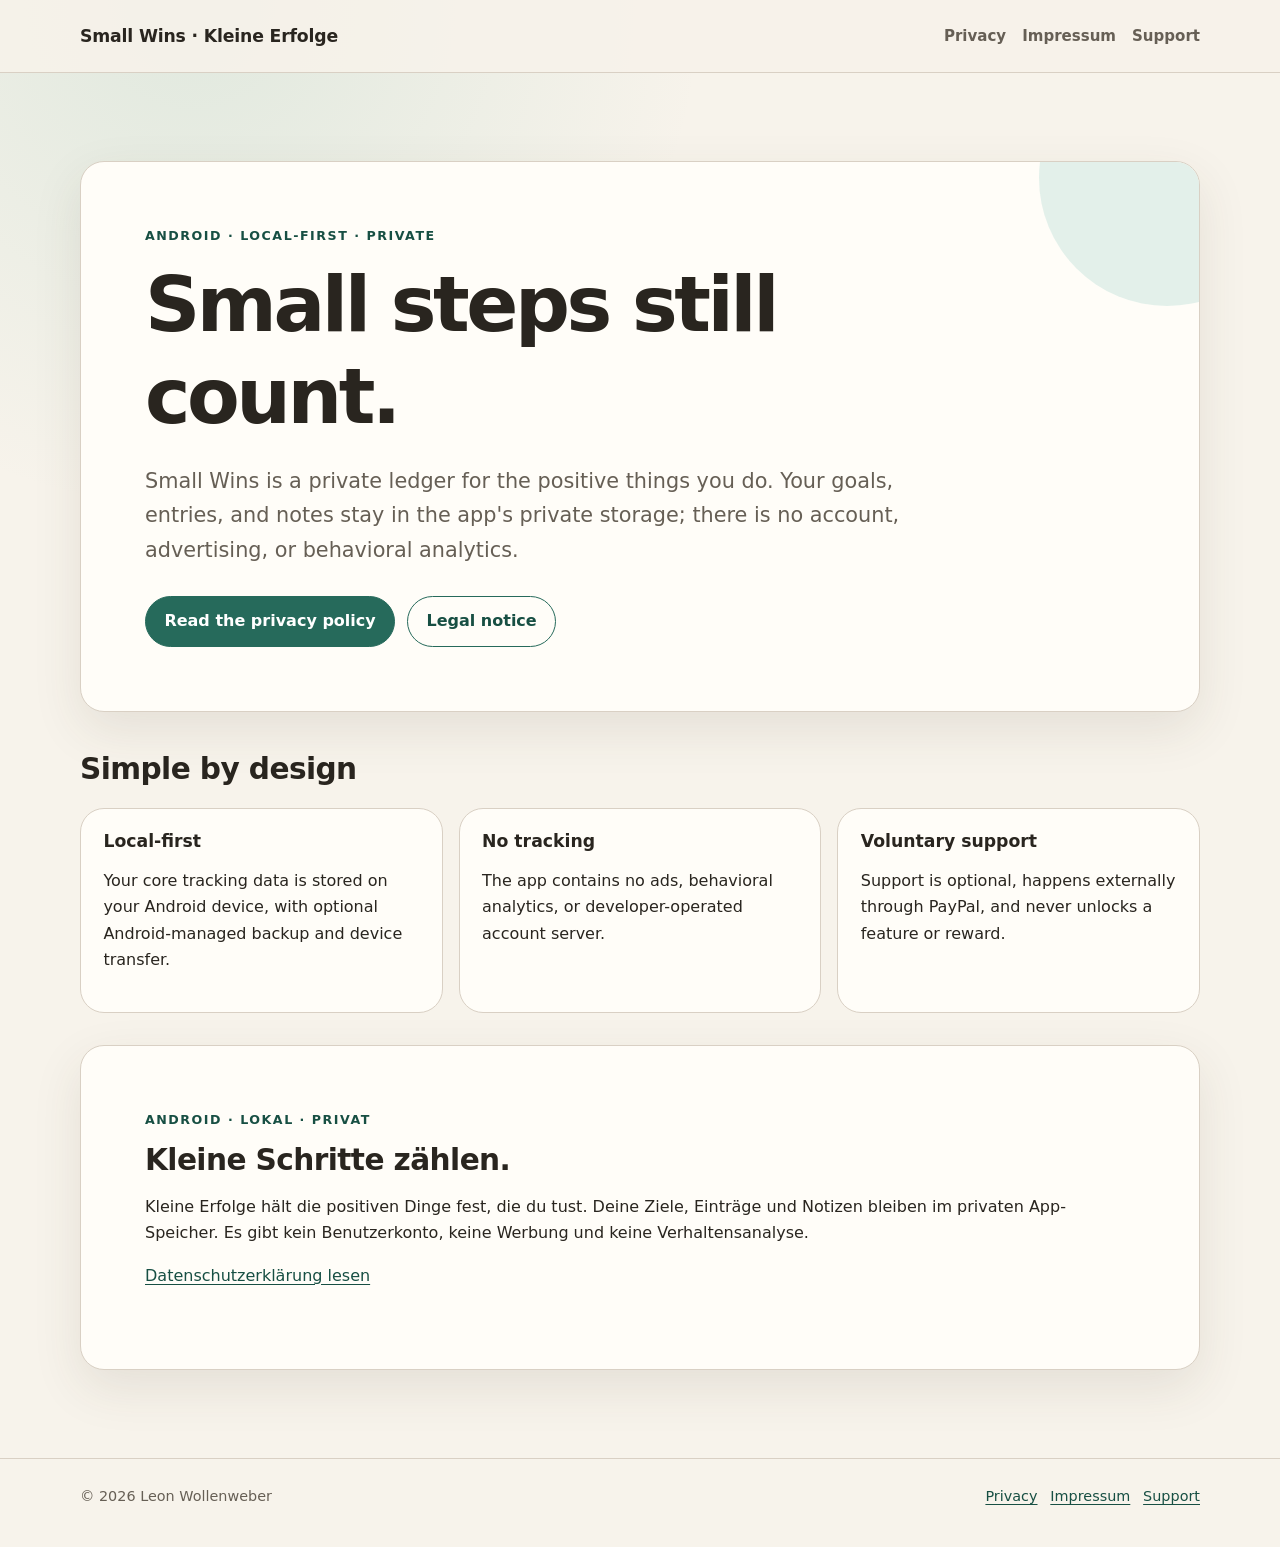
<file: index.html>
<!doctype html>
<html lang="en">
<head>
  <meta charset="utf-8">
  <meta name="viewport" content="width=device-width, initial-scale=1">
  <meta name="description" content="Small Wins is a private, local-first Android app for noticing positive progress.">
  <title>Small Wins · Kleine Erfolge</title>
  <link rel="stylesheet" href="styles.css">
</head>
<body>
  <a class="skip-link" href="#content">Skip to content</a>
  <header class="site-header">
    <div class="site-header__inner">
      <a class="brand" href="index.html">Small Wins · Kleine Erfolge</a>
      <nav class="site-nav" aria-label="Main navigation">
        <ul>
          <li><a href="privacy.html">Privacy</a></li>
          <li><a href="impressum.html">Impressum</a></li>
          <li><a href="support.html">Support</a></li>
        </ul>
      </nav>
    </div>
  </header>

  <main class="page" id="content">
    <section class="hero">
      <p class="eyebrow">Android · Local-first · Private</p>
      <h1>Small steps still count.</h1>
      <p class="lead">Small Wins is a private ledger for the positive things you do. Your goals,
        entries, and notes stay in the app's private storage; there is no account, advertising, or
        behavioral analytics.</p>
      <div class="actions">
        <a class="button" href="privacy.html">Read the privacy policy</a>
        <a class="button button--secondary" href="impressum.html">Legal notice</a>
      </div>
    </section>

    <section aria-labelledby="details-title">
      <h2 id="details-title">Simple by design</h2>
      <div class="grid">
        <article class="card">
          <h3>Local-first</h3>
          <p>Your core tracking data is stored on your Android device, with optional
            Android-managed backup and device transfer.</p>
        </article>
        <article class="card">
          <h3>No tracking</h3>
          <p>The app contains no ads, behavioral analytics, or developer-operated account server.</p>
        </article>
        <article class="card">
          <h3>Voluntary support</h3>
          <p>Support is optional, happens externally through PayPal, and never unlocks a feature or
            reward.</p>
        </article>
      </div>
    </section>

    <section class="document language-block" lang="de" aria-labelledby="de-title" style="margin-top: 2rem;">
      <p class="eyebrow">Android · Lokal · Privat</p>
      <h2 id="de-title" style="margin-top: 0;">Kleine Schritte zählen.</h2>
      <p>Kleine Erfolge hält die positiven Dinge fest, die du tust. Deine Ziele, Einträge und
        Notizen bleiben im privaten App-Speicher. Es gibt kein Benutzerkonto, keine Werbung und
        keine Verhaltensanalyse.</p>
      <p><a href="privacy.html#deutsch">Datenschutzerklärung lesen</a></p>
    </section>
  </main>

  <footer class="site-footer">
    <div class="site-footer__inner">
      <span>© 2026 Leon Wollenweber</span>
      <nav aria-label="Legal links">
        <a href="privacy.html">Privacy</a>
        <a href="impressum.html">Impressum</a>
        <a href="support.html">Support</a>
      </nav>
    </div>
  </footer>
</body>
</html>
</file>
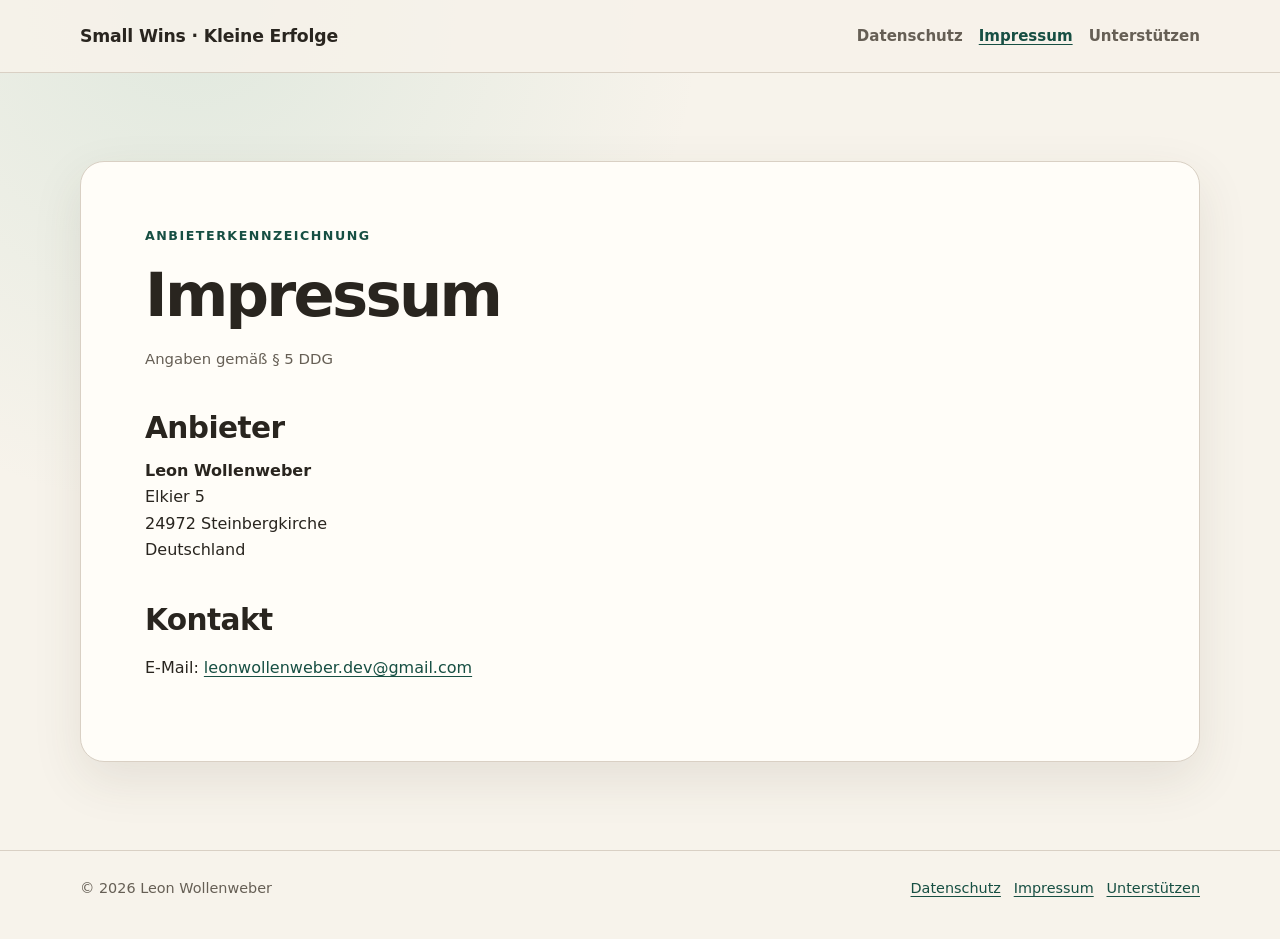
<file: impressum.html>
<!doctype html>
<html lang="de">
<head>
  <meta charset="utf-8">
  <meta name="viewport" content="width=device-width, initial-scale=1">
  <meta name="description" content="Impressum und Anbieterkennzeichnung für Kleine Erfolge.">
  <title>Impressum · Kleine Erfolge</title>
  <link rel="stylesheet" href="styles.css">
</head>
<body>
  <a class="skip-link" href="#content">Zum Inhalt springen</a>
  <header class="site-header">
    <div class="site-header__inner">
      <a class="brand" href="index.html">Small Wins · Kleine Erfolge</a>
      <nav class="site-nav" aria-label="Hauptnavigation">
        <ul>
          <li><a href="privacy.html">Datenschutz</a></li>
          <li><a href="impressum.html" aria-current="page">Impressum</a></li>
          <li><a href="support.html">Unterstützen</a></li>
        </ul>
      </nav>
    </div>
  </header>

  <main class="page" id="content">
    <article class="document">
      <p class="eyebrow">Anbieterkennzeichnung</p>
      <h1>Impressum</h1>
      <p class="meta">Angaben gemäß § 5 DDG</p>

      <h2>Anbieter</h2>
      <address class="legal-address">
        <strong>Leon Wollenweber</strong><br>
        Elkier 5<br>
        24972 Steinbergkirche<br>
        Deutschland
      </address>

      <h2>Kontakt</h2>
      <p>E-Mail: <a href="mailto:leonwollenweber.dev@gmail.com">leonwollenweber.dev@gmail.com</a></p>
    </article>
  </main>

  <footer class="site-footer">
    <div class="site-footer__inner">
      <span>© 2026 Leon Wollenweber</span>
      <nav aria-label="Rechtliche Links">
        <a href="privacy.html">Datenschutz</a>
        <a href="impressum.html">Impressum</a>
        <a href="support.html">Unterstützen</a>
      </nav>
    </div>
  </footer>
</body>
</html>
</file>
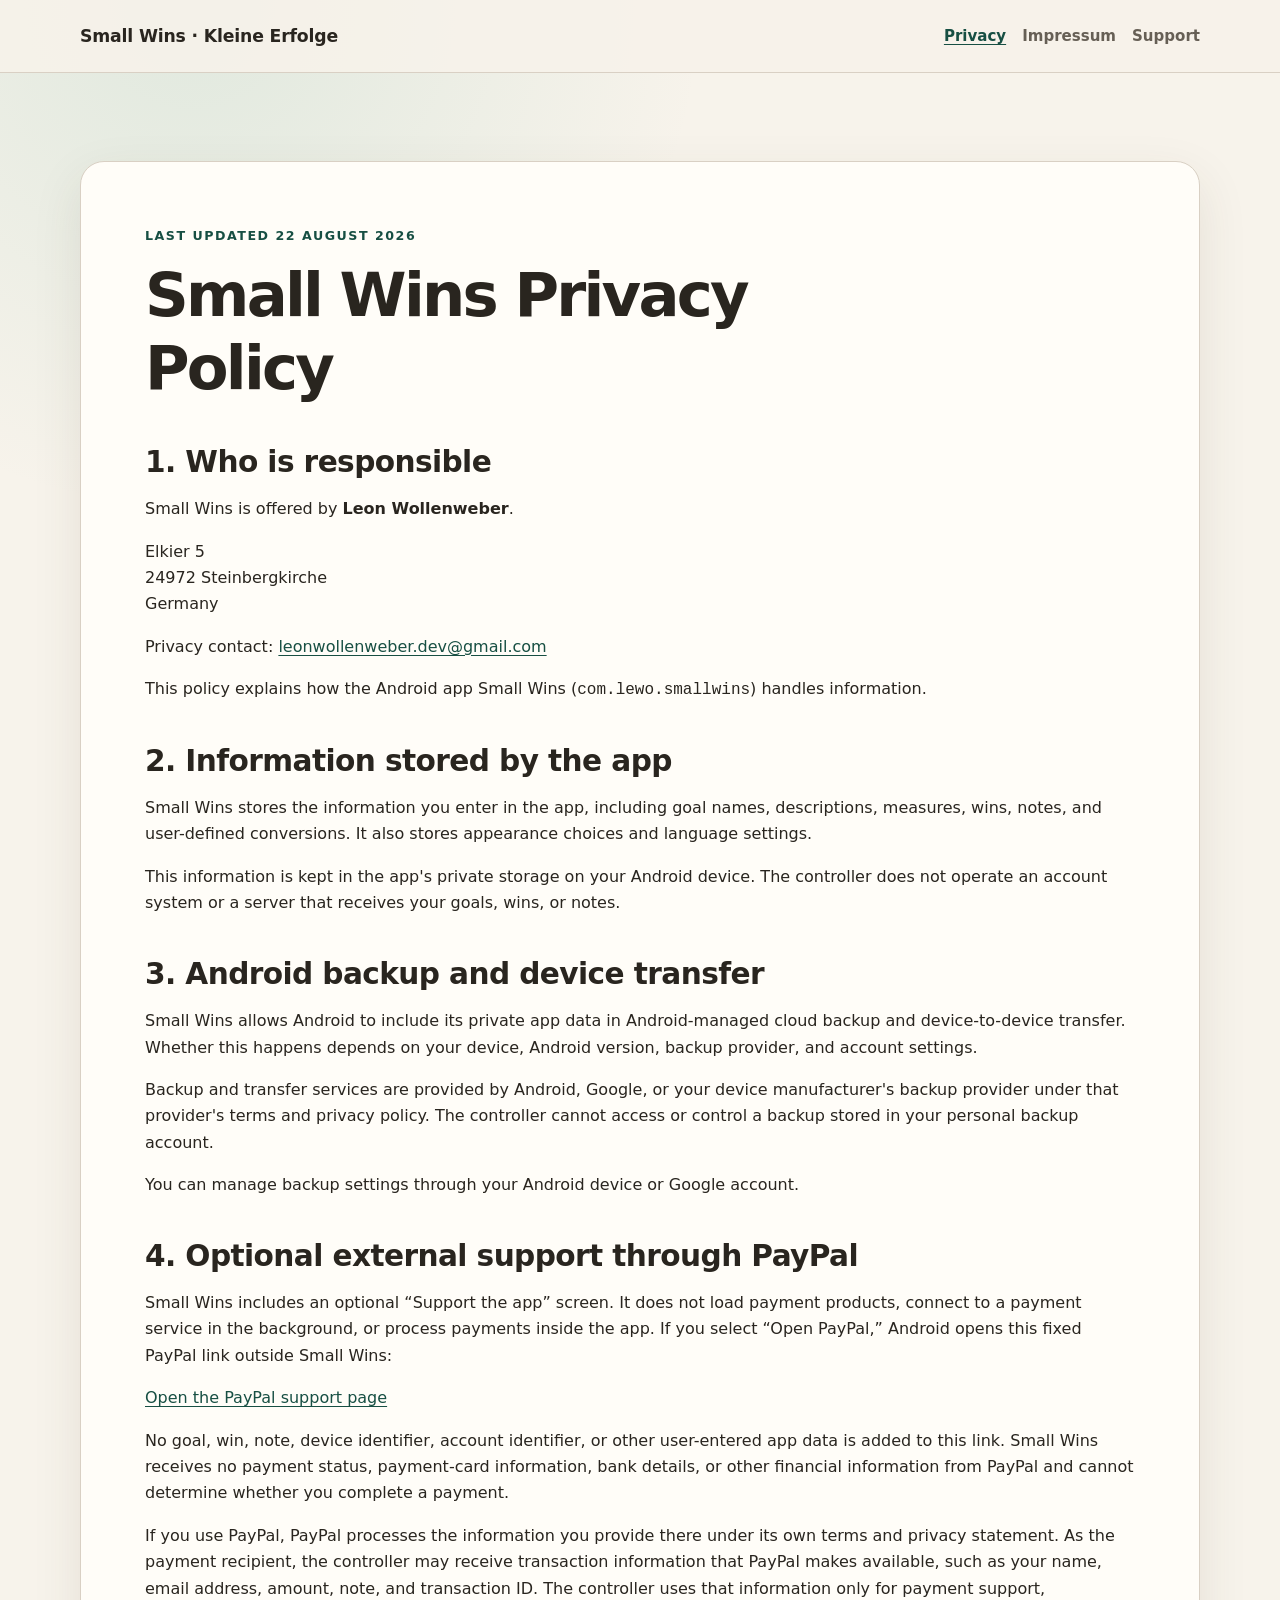
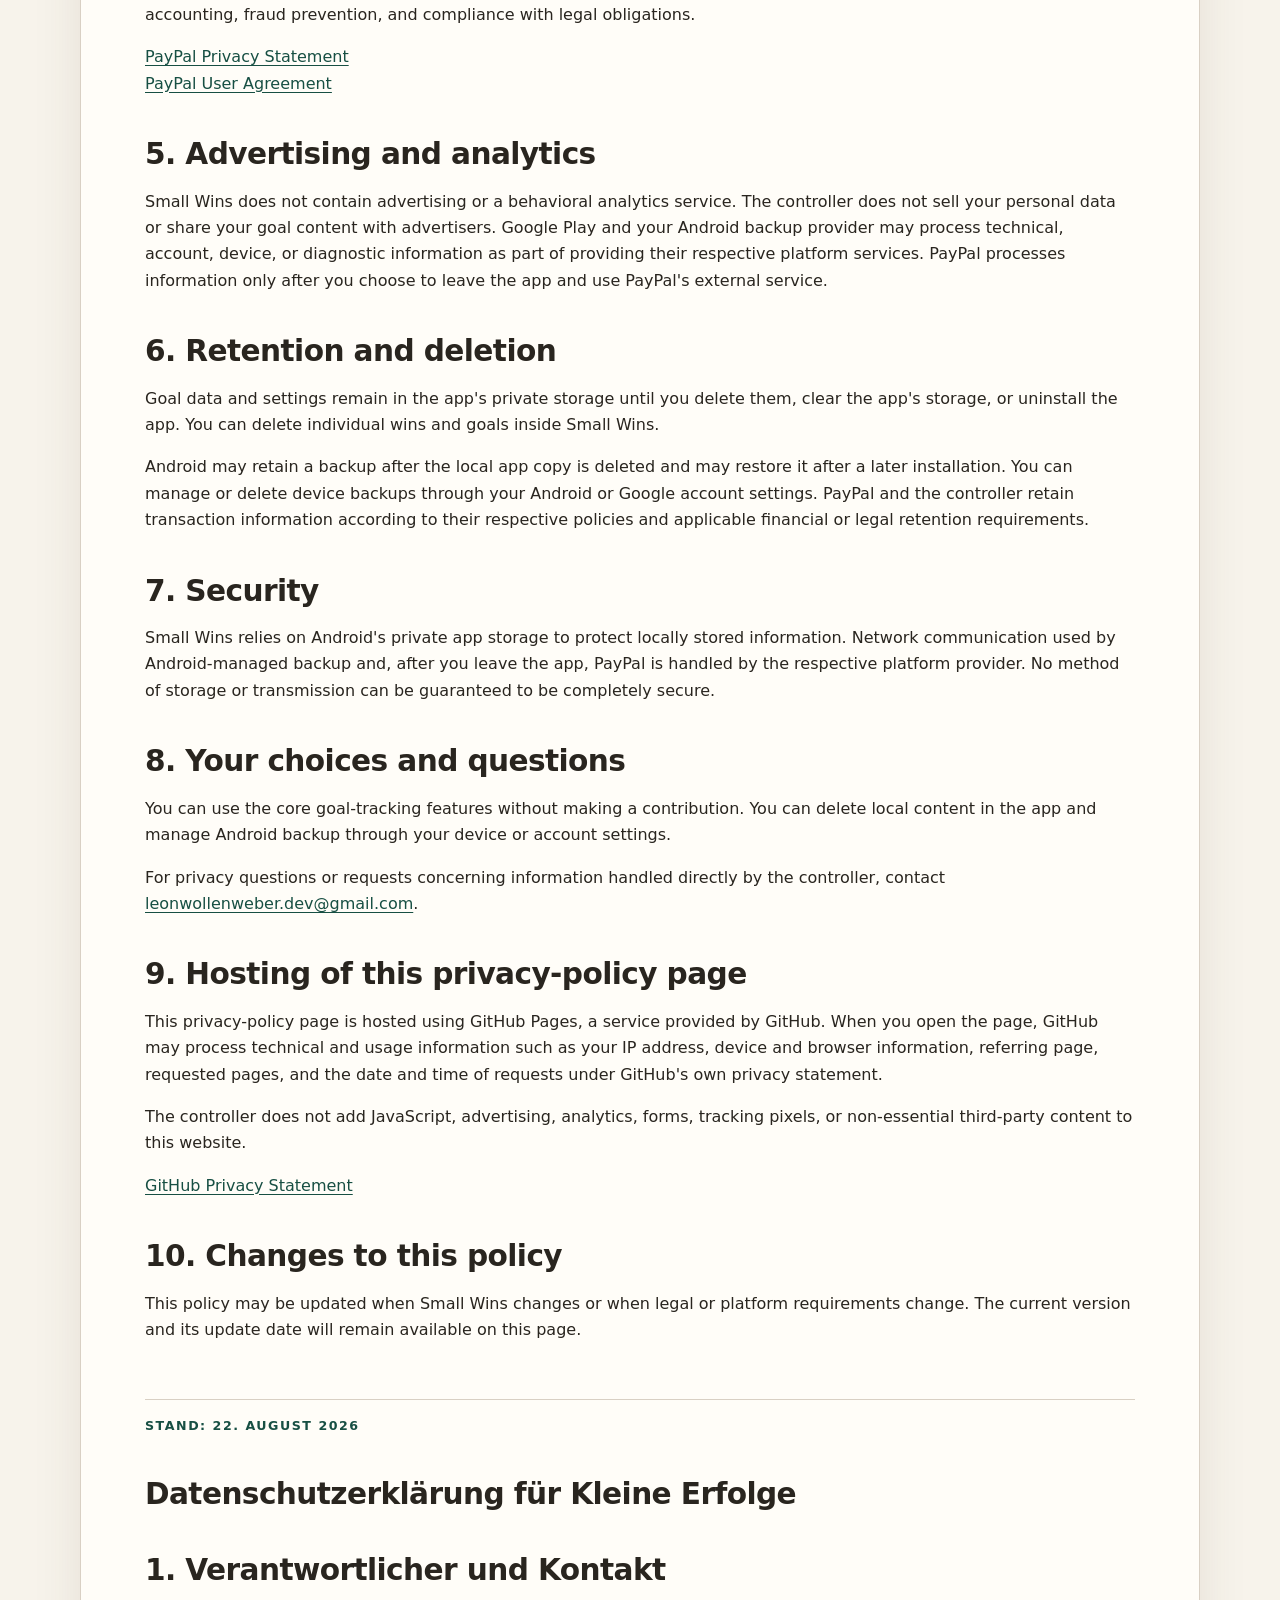
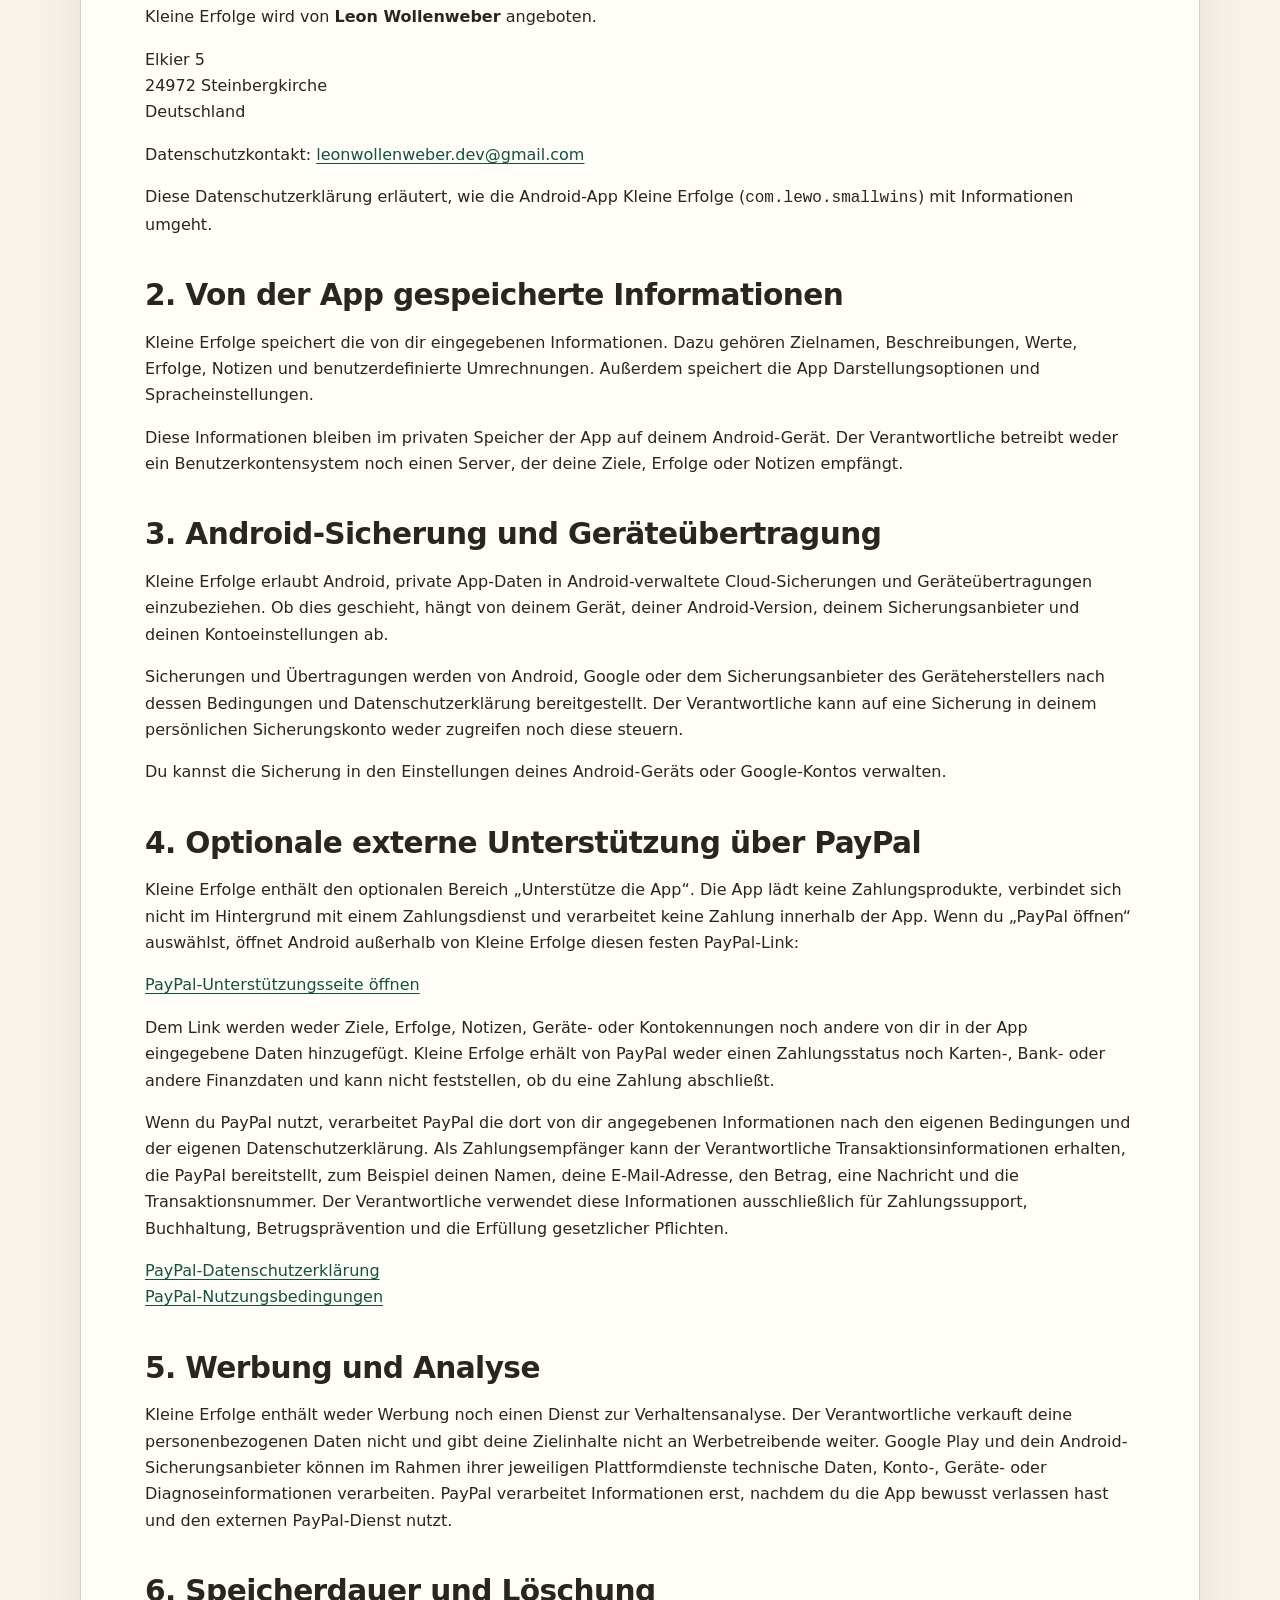
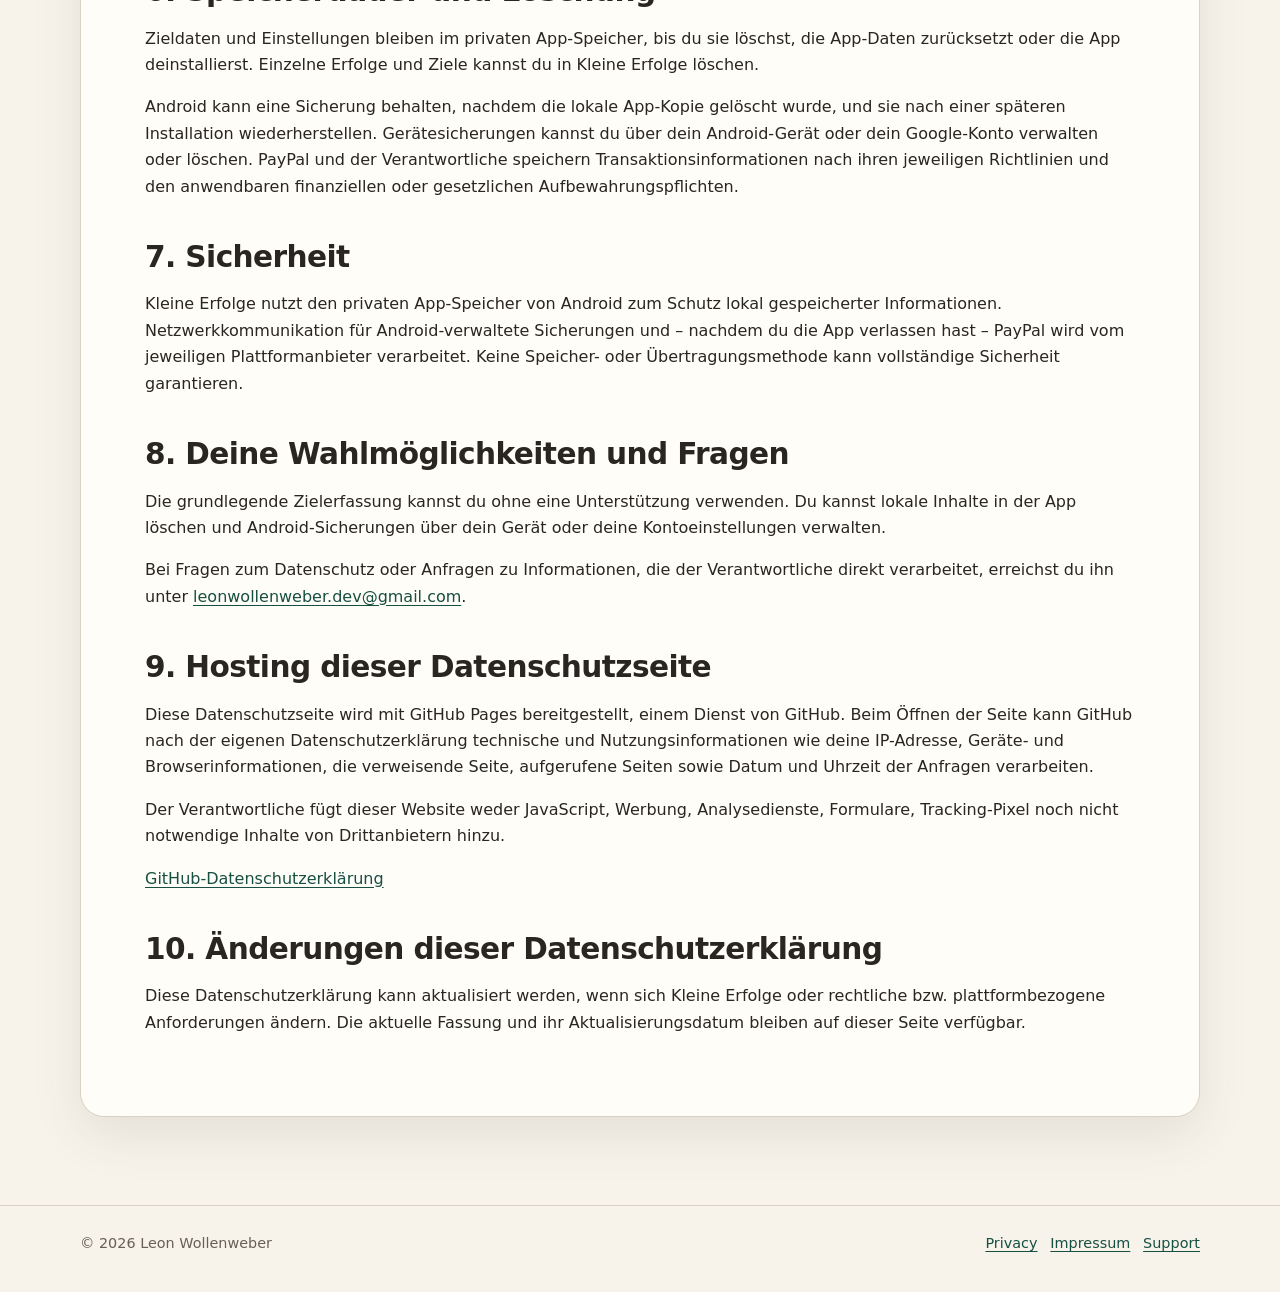
<file: privacy.html>
<!doctype html>
<html lang="en">
<head>
  <meta charset="utf-8">
  <meta name="viewport" content="width=device-width, initial-scale=1">
  <meta name="description" content="Privacy policy for the Small Wins Android app.">
  <title>Privacy Policy · Small Wins</title>
  <link rel="stylesheet" href="styles.css">
</head>
<body>
  <a class="skip-link" href="#content">Skip to content</a>
  <header class="site-header">
    <div class="site-header__inner">
      <a class="brand" href="index.html">Small Wins · Kleine Erfolge</a>
      <nav class="site-nav" aria-label="Main navigation">
        <ul>
          <li><a href="privacy.html" aria-current="page">Privacy</a></li>
          <li><a href="impressum.html">Impressum</a></li>
          <li><a href="support.html">Support</a></li>
        </ul>
      </nav>
    </div>
  </header>

  <main class="page" id="content">
    <article class="document">
      <section class="language-block" aria-labelledby="privacy-en">
        <p class="eyebrow">Last updated 22 August 2026</p>
        <h1 id="privacy-en">Small Wins Privacy Policy</h1>

        <h2>1. Who is responsible</h2>
        <p>Small Wins is offered by <strong>Leon Wollenweber</strong>.</p>
        <address class="legal-address">
          Elkier 5<br>
          24972 Steinbergkirche<br>
          Germany
        </address>
        <p>Privacy contact:
          <a href="mailto:leonwollenweber.dev@gmail.com">leonwollenweber.dev@gmail.com</a></p>
        <p>This policy explains how the Android app Small Wins
          (<code>com.lewo.smallwins</code>) handles information.</p>

        <h2>2. Information stored by the app</h2>
        <p>Small Wins stores the information you enter in the app, including goal names,
          descriptions, measures, wins, notes, and user-defined conversions. It also stores
          appearance choices and language settings.</p>
        <p>This information is kept in the app's private storage on your Android device. The controller does
          not operate an account system or a server that receives your goals, wins, or notes.</p>

        <h2>3. Android backup and device transfer</h2>
        <p>Small Wins allows Android to include its private app data in Android-managed cloud backup
          and device-to-device transfer. Whether this happens depends on your device, Android
          version, backup provider, and account settings.</p>
        <p>Backup and transfer services are provided by Android, Google, or your device
          manufacturer's backup provider under that provider's terms and privacy policy. The controller
          cannot access or control a backup stored in your personal backup account.</p>
        <p>You can manage backup settings through your Android device or Google account.</p>

        <h2>4. Optional external support through PayPal</h2>
        <p>Small Wins includes an optional “Support the app” screen. It does not load payment
          products, connect to a payment service in the background, or process payments inside the
          app. If you select “Open PayPal,” Android opens this fixed PayPal link outside Small Wins:</p>
        <p class="break-link"><a href="https://www.paypal.me/LPWDev"
          rel="external nofollow noreferrer">Open the PayPal support page</a></p>
        <p>No goal, win, note, device identifier, account identifier, or other user-entered app data
          is added to this link. Small Wins receives no payment status, payment-card information,
          bank details, or other financial information from PayPal and cannot determine whether you
          complete a payment.</p>
        <p>If you use PayPal, PayPal processes the information you provide there under its own terms
          and privacy statement. As the payment recipient, the controller may receive transaction information
          that PayPal makes available, such as your name, email address, amount, note, and
          transaction ID. The controller uses that information only for payment support, accounting, fraud
          prevention, and compliance with legal obligations.</p>
        <p><a href="https://www.paypal.com/de/legalhub/paypal/privacy-full?locale.x=de_DE"
              rel="external noreferrer">PayPal Privacy Statement</a><br>
          <a href="https://www.paypal.com/de/legalhub/paypal/useragreement-full?locale.x=de_DE"
             rel="external noreferrer">PayPal User Agreement</a></p>

        <h2>5. Advertising and analytics</h2>
        <p>Small Wins does not contain advertising or a behavioral analytics service. The controller does not
          sell your personal data or share your goal content with advertisers. Google Play and your
          Android backup provider may process technical, account, device, or diagnostic information
          as part of providing their respective platform services. PayPal processes information
          only after you choose to leave the app and use PayPal's external service.</p>

        <h2>6. Retention and deletion</h2>
        <p>Goal data and settings remain in the app's private storage until you delete them, clear
          the app's storage, or uninstall the app. You can delete individual wins and goals inside
          Small Wins.</p>
        <p>Android may retain a backup after the local app copy is deleted and may restore it after a
          later installation. You can manage or delete device backups through your Android or Google
          account settings. PayPal and the controller retain transaction information according to their
          respective policies and applicable financial or legal retention requirements.</p>

        <h2>7. Security</h2>
        <p>Small Wins relies on Android's private app storage to protect locally stored information.
          Network communication used by Android-managed backup and, after you leave the app, PayPal
          is handled by the respective platform provider. No method of storage or transmission can
          be guaranteed to be completely secure.</p>

        <h2>8. Your choices and questions</h2>
        <p>You can use the core goal-tracking features without making a contribution. You can delete
          local content in the app and manage Android backup through your device or account
          settings.</p>
        <p>For privacy questions or requests concerning information handled directly by the controller,
          contact <a href="mailto:leonwollenweber.dev@gmail.com">leonwollenweber.dev@gmail.com</a>.</p>

        <h2>9. Hosting of this privacy-policy page</h2>
        <p>This privacy-policy page is hosted using GitHub Pages, a service provided by GitHub. When
          you open the page, GitHub may process technical and usage information such as your IP
          address, device and browser information, referring page, requested pages, and the date and
          time of requests under GitHub's own privacy statement.</p>
        <p>The controller does not add JavaScript, advertising, analytics, forms, tracking pixels, or
          non-essential third-party content to this website.</p>
        <p><a href="https://docs.github.com/en/site-policy/privacy-policies/github-general-privacy-statement"
              rel="external noreferrer">GitHub Privacy Statement</a></p>

        <h2>10. Changes to this policy</h2>
        <p>This policy may be updated when Small Wins changes or when legal or platform requirements
          change. The current version and its update date will remain available on this page.</p>
      </section>

      <section class="language-block" id="deutsch" lang="de" aria-labelledby="privacy-de">
        <p class="eyebrow">Stand: 22. August 2026</p>
        <h2 id="privacy-de">Datenschutzerklärung für Kleine Erfolge</h2>

        <h2>1. Verantwortlicher und Kontakt</h2>
        <p>Kleine Erfolge wird von <strong>Leon Wollenweber</strong> angeboten.</p>
        <address class="legal-address">
          Elkier 5<br>
          24972 Steinbergkirche<br>
          Deutschland
        </address>
        <p>Datenschutzkontakt:
          <a href="mailto:leonwollenweber.dev@gmail.com">leonwollenweber.dev@gmail.com</a></p>
        <p>Diese Datenschutzerklärung erläutert, wie die Android-App Kleine Erfolge
          (<code>com.lewo.smallwins</code>) mit Informationen umgeht.</p>

        <h2>2. Von der App gespeicherte Informationen</h2>
        <p>Kleine Erfolge speichert die von dir eingegebenen Informationen. Dazu gehören Zielnamen,
          Beschreibungen, Werte, Erfolge, Notizen und benutzerdefinierte Umrechnungen. Außerdem
          speichert die App Darstellungsoptionen und Spracheinstellungen.</p>
        <p>Diese Informationen bleiben im privaten Speicher der App auf deinem Android-Gerät. Der Verantwortliche
          betreibt weder ein Benutzerkontensystem noch einen Server, der deine Ziele, Erfolge oder
          Notizen empfängt.</p>

        <h2>3. Android-Sicherung und Geräteübertragung</h2>
        <p>Kleine Erfolge erlaubt Android, private App-Daten in Android-verwaltete Cloud-Sicherungen
          und Geräteübertragungen einzubeziehen. Ob dies geschieht, hängt von deinem Gerät, deiner
          Android-Version, deinem Sicherungsanbieter und deinen Kontoeinstellungen ab.</p>
        <p>Sicherungen und Übertragungen werden von Android, Google oder dem Sicherungsanbieter des
          Geräteherstellers nach dessen Bedingungen und Datenschutzerklärung bereitgestellt. Der Verantwortliche
          kann auf eine Sicherung in deinem persönlichen Sicherungskonto weder zugreifen noch diese
          steuern.</p>
        <p>Du kannst die Sicherung in den Einstellungen deines Android-Geräts oder Google-Kontos
          verwalten.</p>

        <h2>4. Optionale externe Unterstützung über PayPal</h2>
        <p>Kleine Erfolge enthält den optionalen Bereich „Unterstütze die App“. Die App lädt keine
          Zahlungsprodukte, verbindet sich nicht im Hintergrund mit einem Zahlungsdienst und
          verarbeitet keine Zahlung innerhalb der App. Wenn du „PayPal öffnen“ auswählst, öffnet
          Android außerhalb von Kleine Erfolge diesen festen PayPal-Link:</p>
        <p class="break-link"><a href="https://www.paypal.me/LPWDev"
          rel="external nofollow noreferrer">PayPal-Unterstützungsseite öffnen</a></p>
        <p>Dem Link werden weder Ziele, Erfolge, Notizen, Geräte- oder Kontokennungen noch andere von
          dir in der App eingegebene Daten hinzugefügt. Kleine Erfolge erhält von PayPal weder einen
          Zahlungsstatus noch Karten-, Bank- oder andere Finanzdaten und kann nicht feststellen, ob
          du eine Zahlung abschließt.</p>
        <p>Wenn du PayPal nutzt, verarbeitet PayPal die dort von dir angegebenen Informationen nach
          den eigenen Bedingungen und der eigenen Datenschutzerklärung. Als Zahlungsempfänger kann
          der Verantwortliche Transaktionsinformationen erhalten, die PayPal bereitstellt, zum Beispiel deinen
          Namen, deine E-Mail-Adresse, den Betrag, eine Nachricht und die Transaktionsnummer. Der Verantwortliche
          verwendet diese Informationen ausschließlich für Zahlungssupport, Buchhaltung,
          Betrugsprävention und die Erfüllung gesetzlicher Pflichten.</p>
        <p><a href="https://www.paypal.com/de/legalhub/paypal/privacy-full?locale.x=de_DE"
              rel="external noreferrer">PayPal-Datenschutzerklärung</a><br>
          <a href="https://www.paypal.com/de/legalhub/paypal/useragreement-full?locale.x=de_DE"
             rel="external noreferrer">PayPal-Nutzungsbedingungen</a></p>

        <h2>5. Werbung und Analyse</h2>
        <p>Kleine Erfolge enthält weder Werbung noch einen Dienst zur Verhaltensanalyse. Der Verantwortliche
          verkauft deine personenbezogenen Daten nicht und gibt deine Zielinhalte nicht an
          Werbetreibende weiter. Google Play und dein Android-Sicherungsanbieter können im Rahmen
          ihrer jeweiligen Plattformdienste technische Daten, Konto-, Geräte- oder
          Diagnoseinformationen verarbeiten. PayPal verarbeitet Informationen erst, nachdem du die
          App bewusst verlassen hast und den externen PayPal-Dienst nutzt.</p>

        <h2>6. Speicherdauer und Löschung</h2>
        <p>Zieldaten und Einstellungen bleiben im privaten App-Speicher, bis du sie löschst, die
          App-Daten zurücksetzt oder die App deinstallierst. Einzelne Erfolge und Ziele kannst du in
          Kleine Erfolge löschen.</p>
        <p>Android kann eine Sicherung behalten, nachdem die lokale App-Kopie gelöscht wurde, und sie
          nach einer späteren Installation wiederherstellen. Gerätesicherungen kannst du über dein
          Android-Gerät oder dein Google-Konto verwalten oder löschen. PayPal und der Verantwortliche speichern
          Transaktionsinformationen nach ihren jeweiligen Richtlinien und den anwendbaren
          finanziellen oder gesetzlichen Aufbewahrungspflichten.</p>

        <h2>7. Sicherheit</h2>
        <p>Kleine Erfolge nutzt den privaten App-Speicher von Android zum Schutz lokal gespeicherter
          Informationen. Netzwerkkommunikation für Android-verwaltete Sicherungen und – nachdem du
          die App verlassen hast – PayPal wird vom jeweiligen Plattformanbieter verarbeitet. Keine
          Speicher- oder Übertragungsmethode kann vollständige Sicherheit garantieren.</p>

        <h2>8. Deine Wahlmöglichkeiten und Fragen</h2>
        <p>Die grundlegende Zielerfassung kannst du ohne eine Unterstützung verwenden. Du kannst
          lokale Inhalte in der App löschen und Android-Sicherungen über dein Gerät oder deine
          Kontoeinstellungen verwalten.</p>
        <p>Bei Fragen zum Datenschutz oder Anfragen zu Informationen, die der Verantwortliche direkt verarbeitet,
          erreichst du ihn unter
          <a href="mailto:leonwollenweber.dev@gmail.com">leonwollenweber.dev@gmail.com</a>.</p>

        <h2>9. Hosting dieser Datenschutzseite</h2>
        <p>Diese Datenschutzseite wird mit GitHub Pages bereitgestellt, einem Dienst von GitHub.
          Beim Öffnen der Seite kann GitHub nach der eigenen Datenschutzerklärung technische und
          Nutzungsinformationen wie deine IP-Adresse, Geräte- und Browserinformationen, die
          verweisende Seite, aufgerufene Seiten sowie Datum und Uhrzeit der Anfragen verarbeiten.</p>
        <p>Der Verantwortliche fügt dieser Website weder JavaScript, Werbung, Analysedienste, Formulare,
          Tracking-Pixel noch nicht notwendige Inhalte von Drittanbietern hinzu.</p>
        <p><a href="https://docs.github.com/en/site-policy/privacy-policies/github-general-privacy-statement"
              rel="external noreferrer">GitHub-Datenschutzerklärung</a></p>

        <h2>10. Änderungen dieser Datenschutzerklärung</h2>
        <p>Diese Datenschutzerklärung kann aktualisiert werden, wenn sich Kleine Erfolge oder
          rechtliche bzw. plattformbezogene Anforderungen ändern. Die aktuelle Fassung und ihr
          Aktualisierungsdatum bleiben auf dieser Seite verfügbar.</p>
      </section>
    </article>
  </main>

  <footer class="site-footer">
    <div class="site-footer__inner">
      <span>© 2026 Leon Wollenweber</span>
      <nav aria-label="Legal links">
        <a href="privacy.html">Privacy</a>
        <a href="impressum.html">Impressum</a>
        <a href="support.html">Support</a>
      </nav>
    </div>
  </footer>
</body>
</html>
</file>
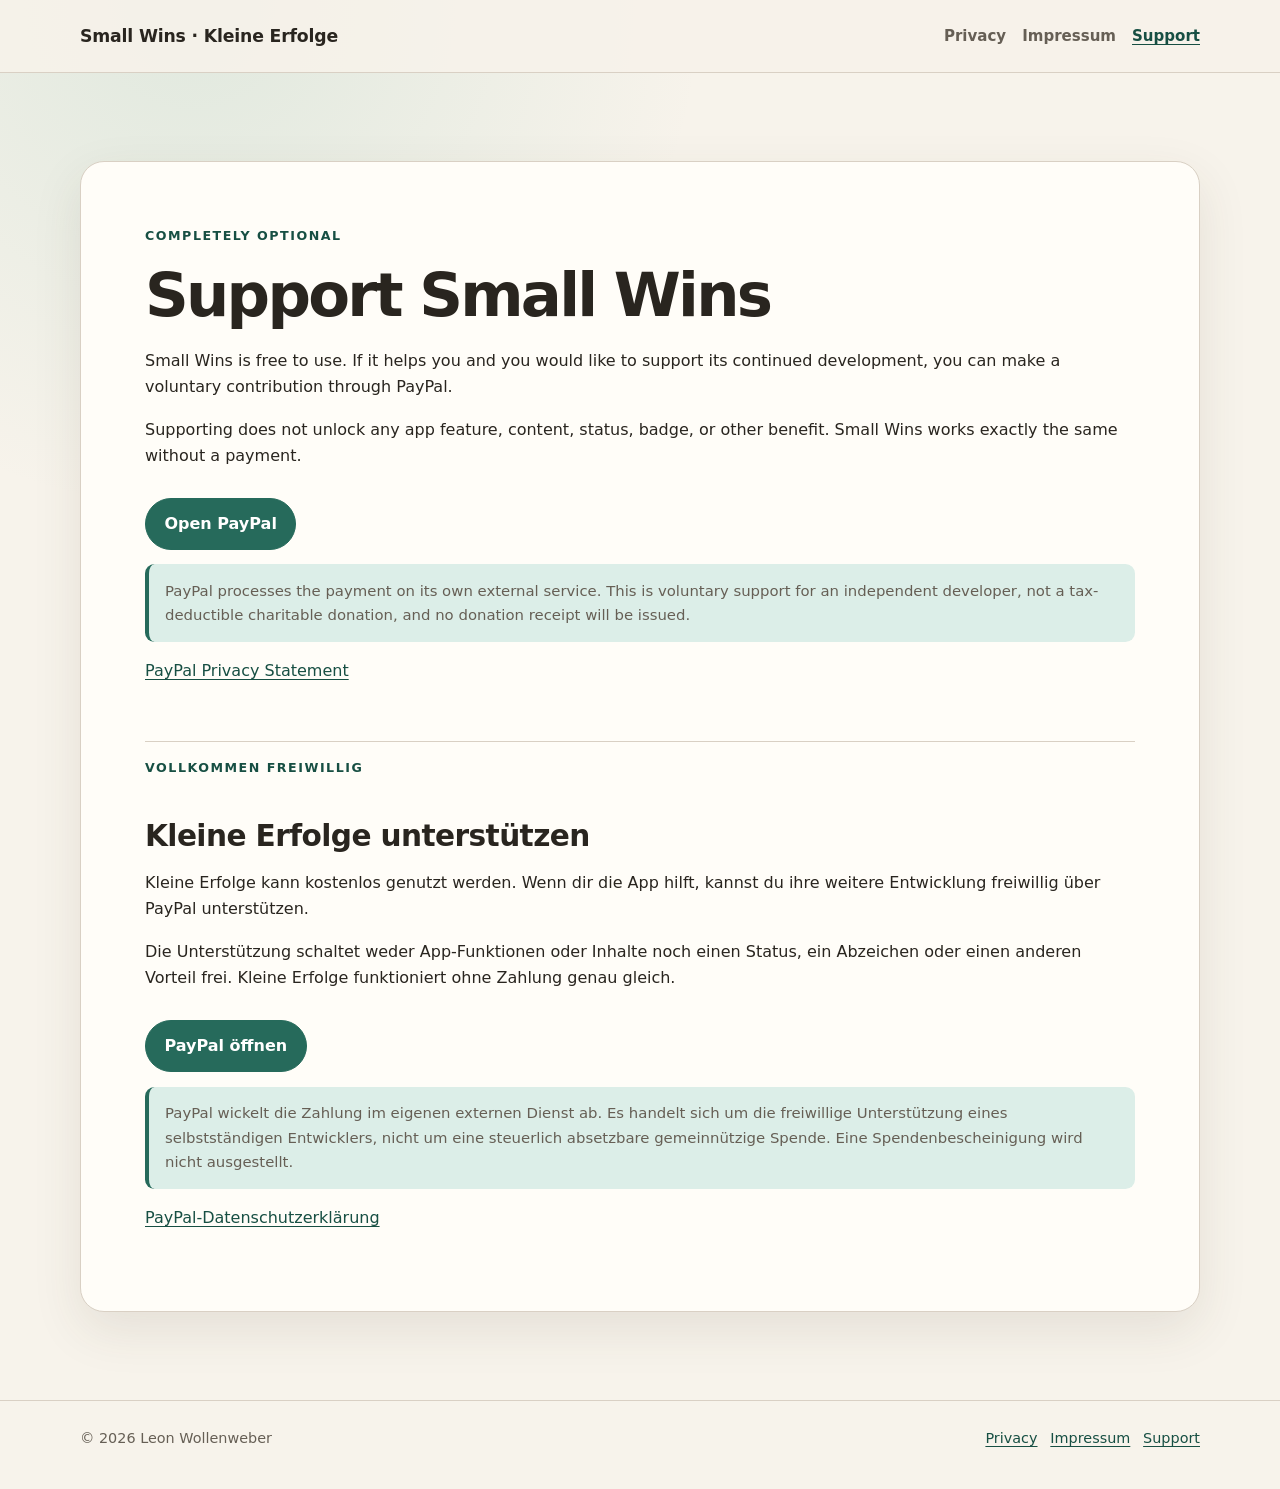
<file: support.html>
<!doctype html>
<html lang="en">
<head>
  <meta charset="utf-8">
  <meta name="viewport" content="width=device-width, initial-scale=1">
  <meta name="description" content="Optional external support for the independent developer of Small Wins.">
  <title>Support Small Wins · Kleine Erfolge unterstützen</title>
  <link rel="stylesheet" href="styles.css">
</head>
<body>
  <a class="skip-link" href="#content">Skip to content</a>
  <header class="site-header">
    <div class="site-header__inner">
      <a class="brand" href="index.html">Small Wins · Kleine Erfolge</a>
      <nav class="site-nav" aria-label="Main navigation">
        <ul>
          <li><a href="privacy.html">Privacy</a></li>
          <li><a href="impressum.html">Impressum</a></li>
          <li><a href="support.html" aria-current="page">Support</a></li>
        </ul>
      </nav>
    </div>
  </header>

  <main class="page" id="content">
    <article class="document">
      <section class="language-block" aria-labelledby="support-en">
        <p class="eyebrow">Completely optional</p>
        <h1 id="support-en">Support Small Wins</h1>
        <p>Small Wins is free to use. If it helps you and you would like to support its continued
          development, you can make a voluntary contribution through PayPal.</p>
        <p>Supporting does not unlock any app feature, content, status, badge, or other benefit.
          Small Wins works exactly the same without a payment.</p>
        <div class="actions">
          <a class="button" href="https://www.paypal.me/LPWDev"
             rel="external nofollow noreferrer">Open PayPal</a>
        </div>
        <p class="note">PayPal processes the payment on its own external service. This is voluntary
          support for an independent developer, not a tax-deductible charitable donation, and no
          donation receipt will be issued.</p>
        <p><a href="https://www.paypal.com/de/legalhub/paypal/privacy-full?locale.x=de_DE"
              rel="external noreferrer">PayPal Privacy Statement</a></p>
      </section>

      <section class="language-block" id="deutsch" lang="de" aria-labelledby="support-de">
        <p class="eyebrow">Vollkommen freiwillig</p>
        <h2 id="support-de">Kleine Erfolge unterstützen</h2>
        <p>Kleine Erfolge kann kostenlos genutzt werden. Wenn dir die App hilft, kannst du ihre
          weitere Entwicklung freiwillig über PayPal unterstützen.</p>
        <p>Die Unterstützung schaltet weder App-Funktionen oder Inhalte noch einen Status, ein
          Abzeichen oder einen anderen Vorteil frei. Kleine Erfolge funktioniert ohne Zahlung genau
          gleich.</p>
        <div class="actions">
          <a class="button" href="https://www.paypal.me/LPWDev"
             rel="external nofollow noreferrer">PayPal öffnen</a>
        </div>
        <p class="note">PayPal wickelt die Zahlung im eigenen externen Dienst ab. Es handelt sich
          um die freiwillige Unterstützung eines selbstständigen Entwicklers, nicht um eine
          steuerlich absetzbare gemeinnützige Spende. Eine Spendenbescheinigung wird nicht
          ausgestellt.</p>
        <p><a href="https://www.paypal.com/de/legalhub/paypal/privacy-full?locale.x=de_DE"
              rel="external noreferrer">PayPal-Datenschutzerklärung</a></p>
      </section>
    </article>
  </main>

  <footer class="site-footer">
    <div class="site-footer__inner">
      <span>© 2026 Leon Wollenweber</span>
      <nav aria-label="Legal links">
        <a href="privacy.html">Privacy</a>
        <a href="impressum.html">Impressum</a>
        <a href="support.html">Support</a>
      </nav>
    </div>
  </footer>
</body>
</html>
</file>
<file: styles.css>
:root {
  color-scheme: light dark;
  --background: #f7f3eb;
  --surface: #fffdf8;
  --surface-strong: #eee5d8;
  --text: #29251f;
  --muted: #665f55;
  --accent: #266a5b;
  --accent-strong: #174f43;
  --accent-soft: #dceee8;
  --border: #d9d0c4;
  --shadow: 0 18px 50px rgba(72, 58, 40, 0.1);
}

* {
  box-sizing: border-box;
}

html {
  scroll-behavior: smooth;
}

body {
  margin: 0;
  background:
    radial-gradient(circle at 15% 0%, rgba(120, 185, 164, 0.18), transparent 32rem),
    var(--background);
  color: var(--text);
  font-family: ui-sans-serif, system-ui, -apple-system, BlinkMacSystemFont, "Segoe UI", sans-serif;
  font-size: 1rem;
  line-height: 1.65;
}

a {
  color: var(--accent-strong);
  text-underline-offset: 0.18em;
}

a:hover {
  text-decoration-thickness: 0.14em;
}

a:focus-visible {
  border-radius: 0.25rem;
  outline: 3px solid var(--accent);
  outline-offset: 3px;
}

.skip-link {
  left: 1rem;
  position: absolute;
  top: -5rem;
  z-index: 10;
}

.skip-link:focus {
  background: var(--surface);
  padding: 0.7rem 1rem;
  top: 1rem;
}

.site-header {
  border-bottom: 1px solid var(--border);
  background: color-mix(in srgb, var(--background) 88%, transparent);
}

.site-header__inner,
.site-footer__inner,
.page {
  margin: 0 auto;
  max-width: 70rem;
  width: calc(100% - 2rem);
}

.site-header__inner {
  align-items: center;
  display: flex;
  gap: 1.5rem;
  justify-content: space-between;
  min-height: 4.5rem;
}

.brand {
  color: var(--text);
  font-size: 1.08rem;
  font-weight: 750;
  letter-spacing: -0.01em;
  text-decoration: none;
}

.site-nav ul {
  display: flex;
  flex-wrap: wrap;
  gap: 0.35rem 1rem;
  list-style: none;
  margin: 0;
  padding: 0;
}

.site-nav a {
  color: var(--muted);
  font-size: 0.94rem;
  font-weight: 650;
  text-decoration: none;
}

.site-nav a[aria-current="page"] {
  color: var(--accent-strong);
  text-decoration: underline;
}

.page {
  padding: clamp(2.5rem, 7vw, 5.5rem) 0;
}

.hero,
.document,
.card {
  background: var(--surface);
  border: 1px solid var(--border);
  border-radius: 1.5rem;
  box-shadow: var(--shadow);
}

.hero,
.document {
  padding: clamp(1.5rem, 5vw, 4rem);
}

.hero {
  overflow: hidden;
  position: relative;
}

.hero::after {
  background: var(--accent-soft);
  border-radius: 999px;
  content: "";
  height: 16rem;
  opacity: 0.8;
  position: absolute;
  right: -6rem;
  top: -7rem;
  width: 16rem;
}

.eyebrow {
  color: var(--accent-strong);
  font-size: 0.79rem;
  font-weight: 800;
  letter-spacing: 0.12em;
  margin: 0 0 0.75rem;
  text-transform: uppercase;
}

h1,
h2,
h3 {
  line-height: 1.2;
}

h1 {
  font-size: clamp(2.2rem, 7vw, 4.8rem);
  letter-spacing: -0.045em;
  margin: 0;
  max-width: 15ch;
  position: relative;
  z-index: 1;
}

.document h1 {
  font-size: clamp(2rem, 6vw, 3.8rem);
}

h2 {
  font-size: clamp(1.35rem, 4vw, 1.85rem);
  letter-spacing: -0.02em;
  margin: 2.5rem 0 0.7rem;
}

h3 {
  font-size: 1.08rem;
  margin: 1.8rem 0 0.4rem;
}

.lead {
  color: var(--muted);
  font-size: clamp(1.08rem, 2.5vw, 1.3rem);
  max-width: 48rem;
  position: relative;
  z-index: 1;
}

.actions {
  display: flex;
  flex-wrap: wrap;
  gap: 0.75rem;
  margin-top: 1.8rem;
  position: relative;
  z-index: 1;
}

.button {
  background: var(--accent);
  border: 1px solid var(--accent);
  border-radius: 999px;
  color: #fff;
  display: inline-block;
  font-weight: 750;
  padding: 0.72rem 1.15rem;
  text-decoration: none;
}

.button--secondary {
  background: transparent;
  color: var(--accent-strong);
}

.grid {
  display: grid;
  gap: 1rem;
  grid-template-columns: repeat(3, minmax(0, 1fr));
  margin-top: 1.25rem;
}

.card {
  box-shadow: none;
  padding: 1.4rem;
}

.card h2,
.card h3 {
  margin-top: 0;
}

.meta,
.note {
  color: var(--muted);
  font-size: 0.93rem;
}

.note {
  background: var(--accent-soft);
  border-left: 0.3rem solid var(--accent);
  border-radius: 0.6rem;
  padding: 0.9rem 1rem;
}

.language-block + .language-block {
  border-top: 1px solid var(--border);
  margin-top: 3.5rem;
  padding-top: 1rem;
}

.legal-address {
  font-style: normal;
}

.break-link {
  overflow-wrap: anywhere;
}

.site-footer {
  border-top: 1px solid var(--border);
  color: var(--muted);
  font-size: 0.9rem;
  padding: 1.6rem 0 2.4rem;
}

.site-footer__inner {
  display: flex;
  flex-wrap: wrap;
  gap: 0.7rem 1.3rem;
  justify-content: space-between;
}

.site-footer nav {
  display: flex;
  flex-wrap: wrap;
  gap: 0.8rem;
}

@media (max-width: 48rem) {
  .site-header__inner {
    align-items: flex-start;
    flex-direction: column;
    gap: 0.7rem;
    padding: 1rem 0;
  }

  .grid {
    grid-template-columns: 1fr;
  }
}

@media (prefers-reduced-motion: reduce) {
  html {
    scroll-behavior: auto;
  }
}

@media (prefers-color-scheme: dark) {
  :root {
    --background: #171b19;
    --surface: #202622;
    --surface-strong: #2b332e;
    --text: #f3f0e8;
    --muted: #c7c0b5;
    --accent: #75c7b1;
    --accent-strong: #9cdbc9;
    --accent-soft: #25443b;
    --border: #3b463f;
    --shadow: 0 18px 50px rgba(0, 0, 0, 0.22);
  }

  .button {
    color: #10221c;
  }

  .button--secondary {
    color: var(--accent-strong);
  }
}
</file>
